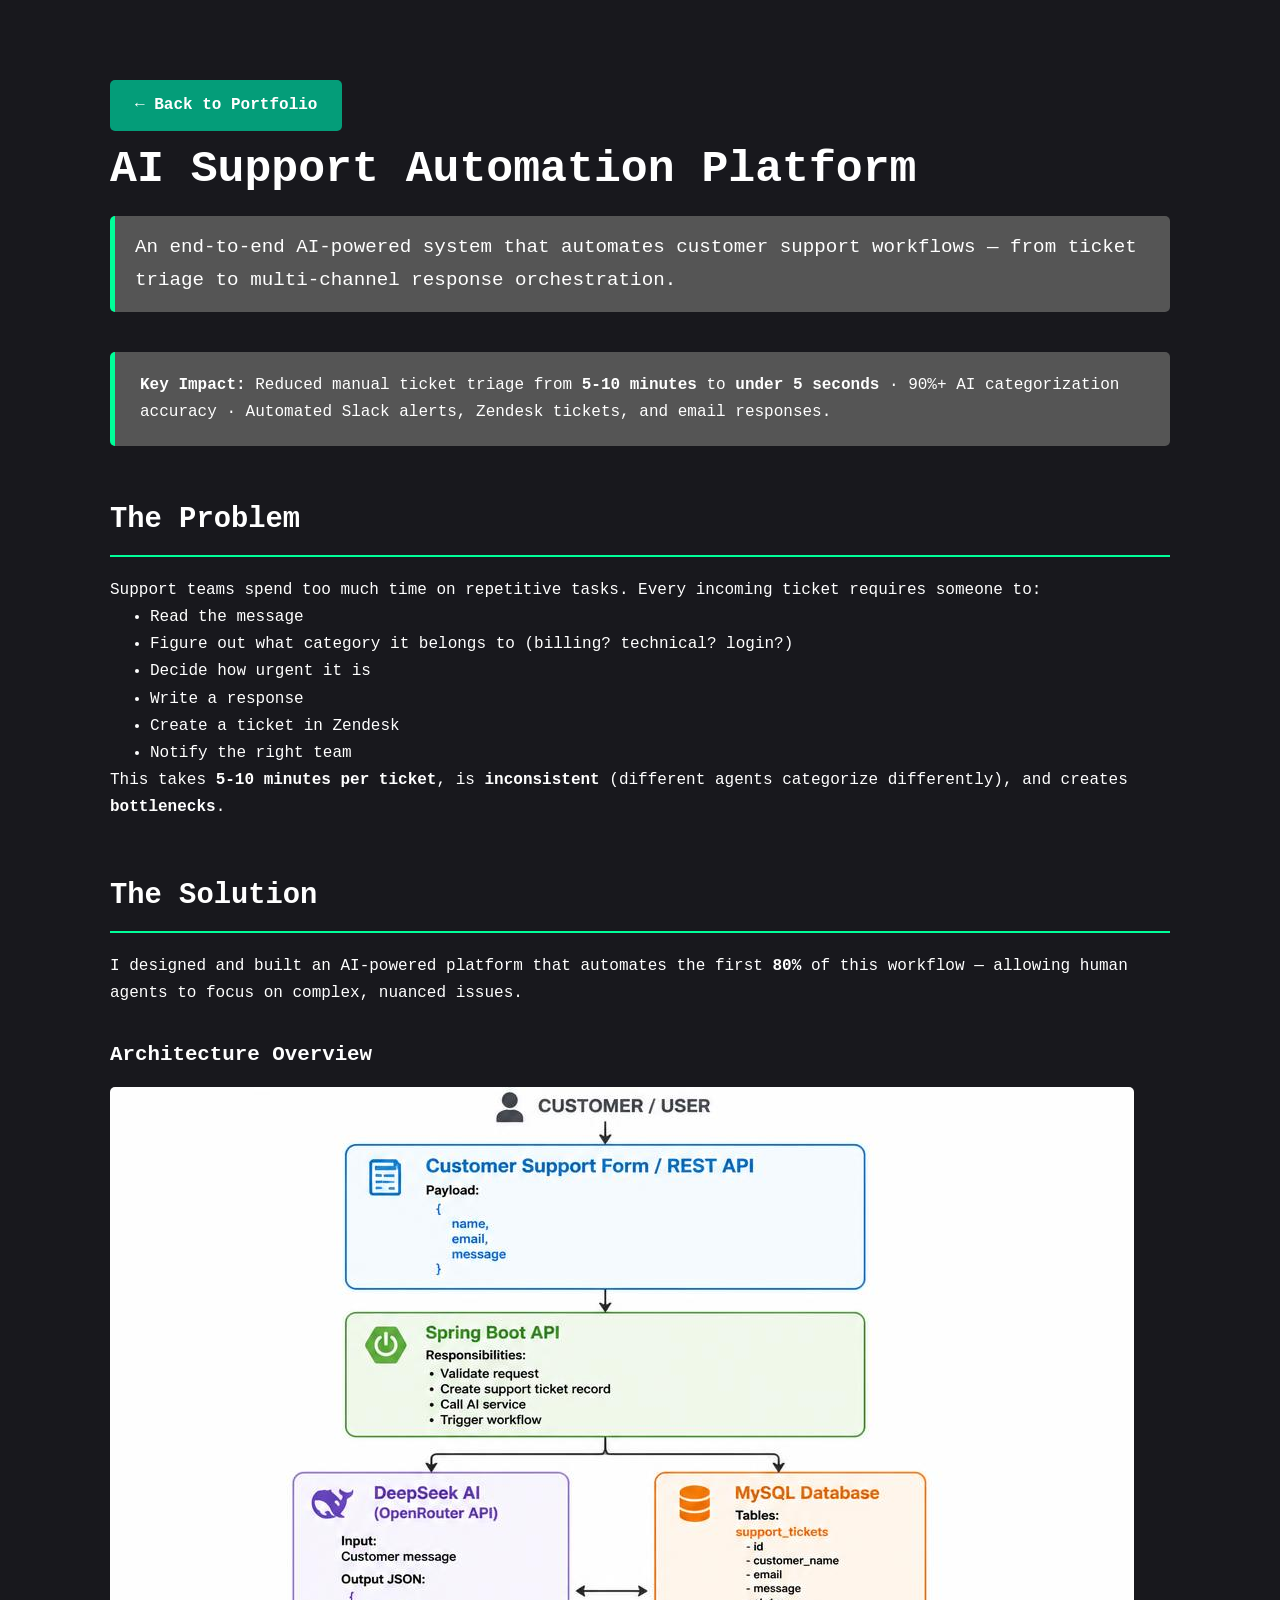
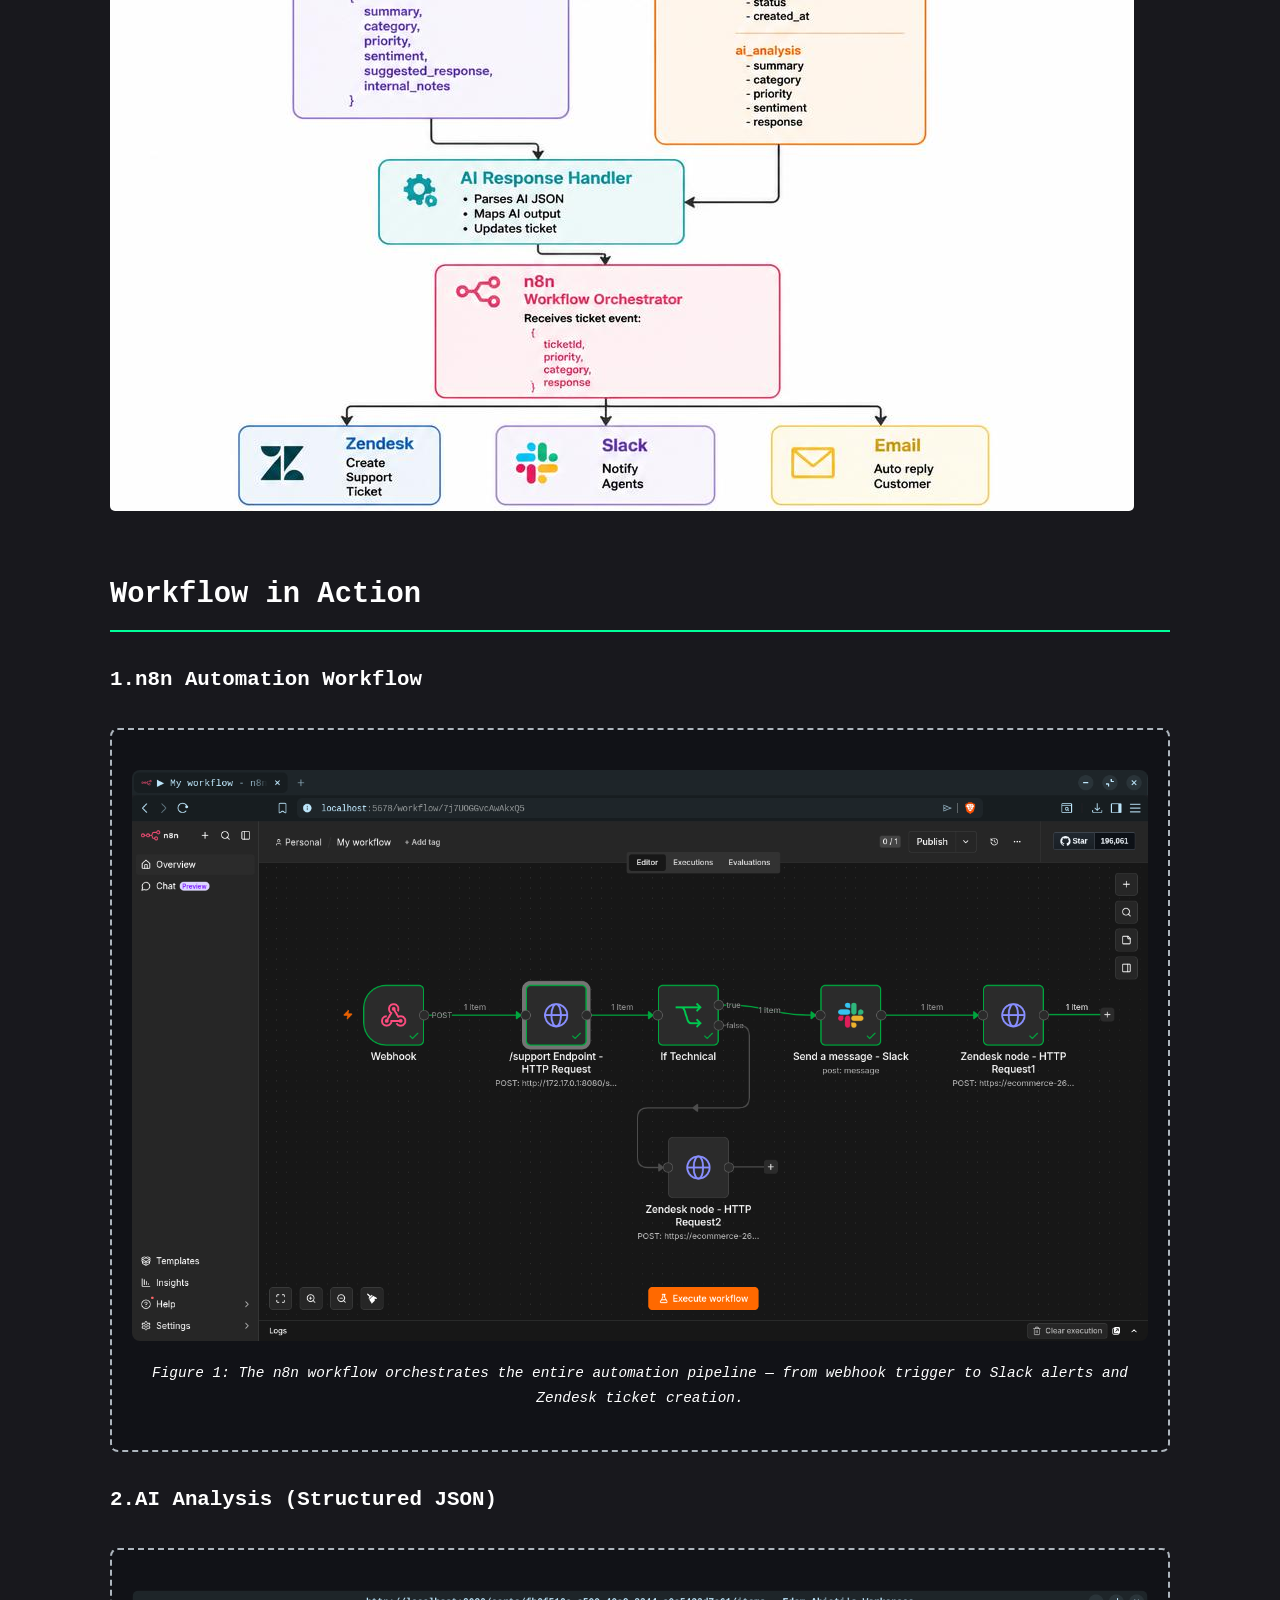
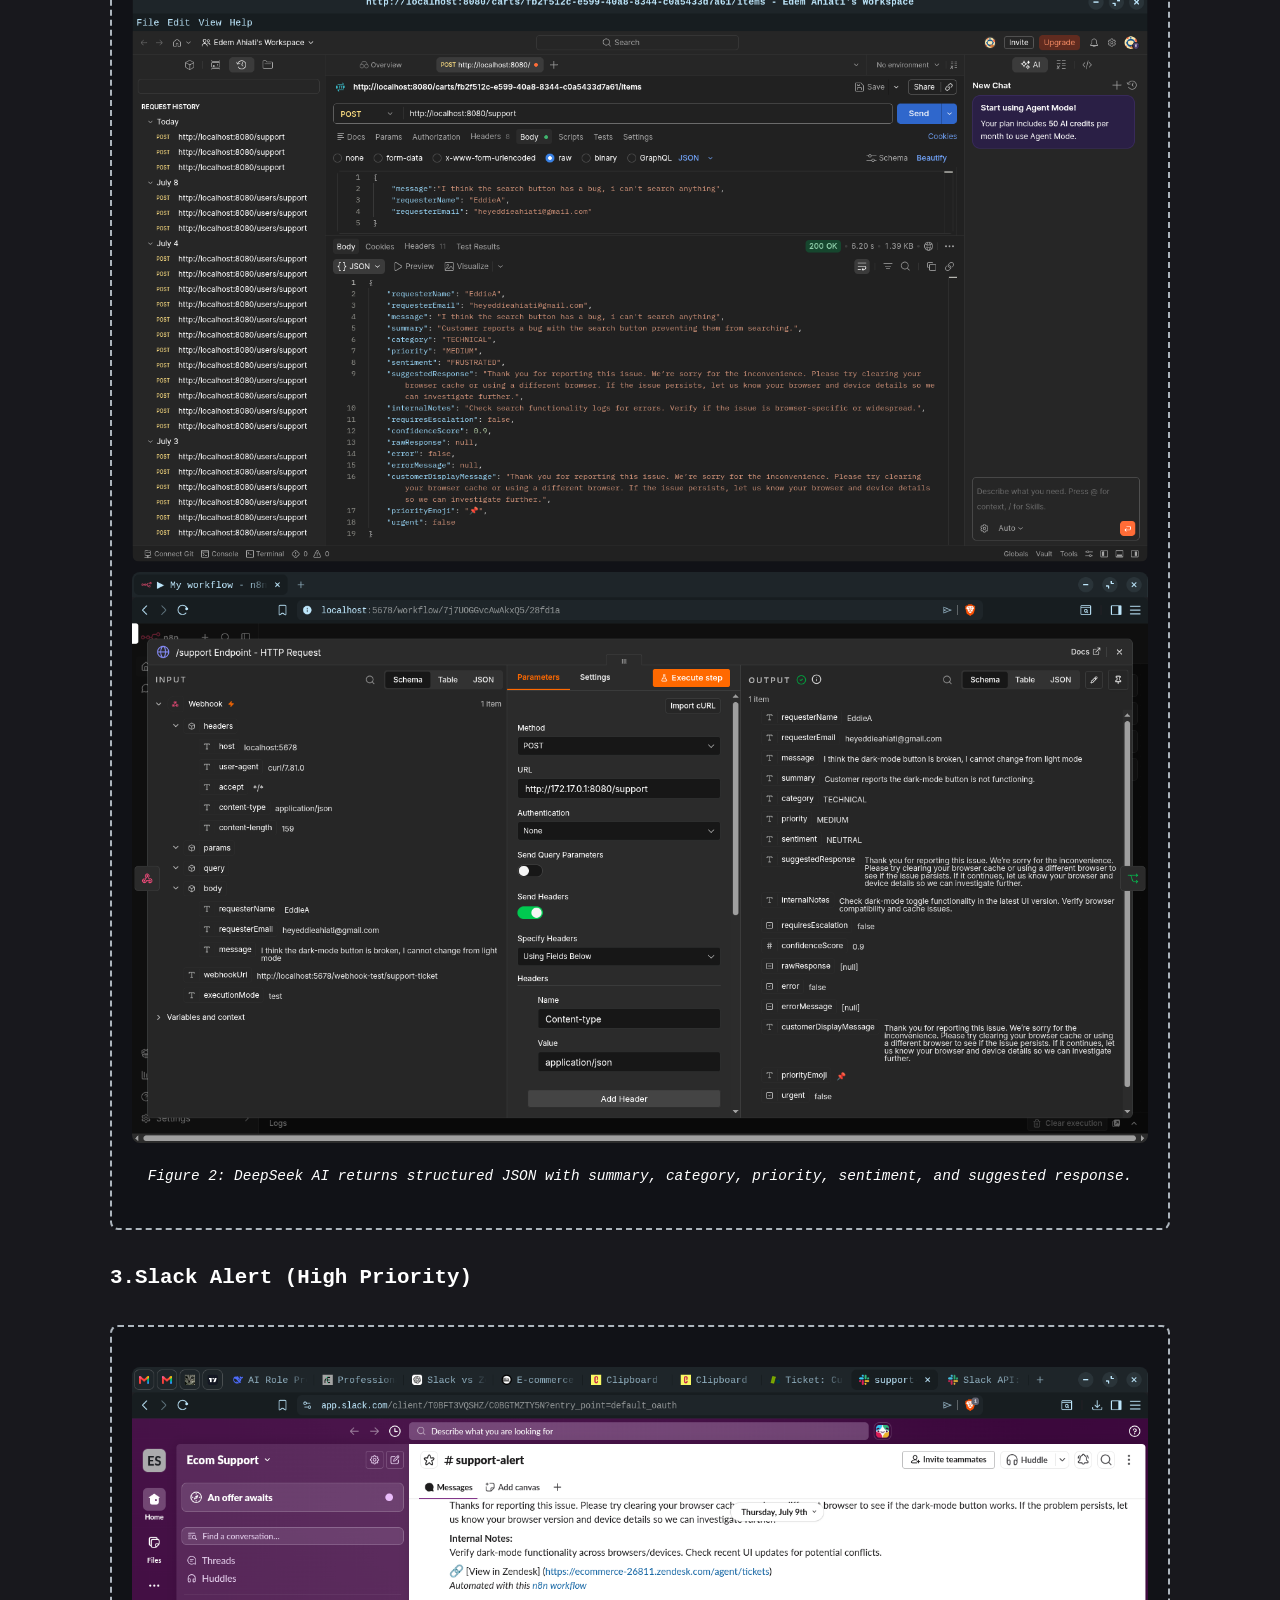
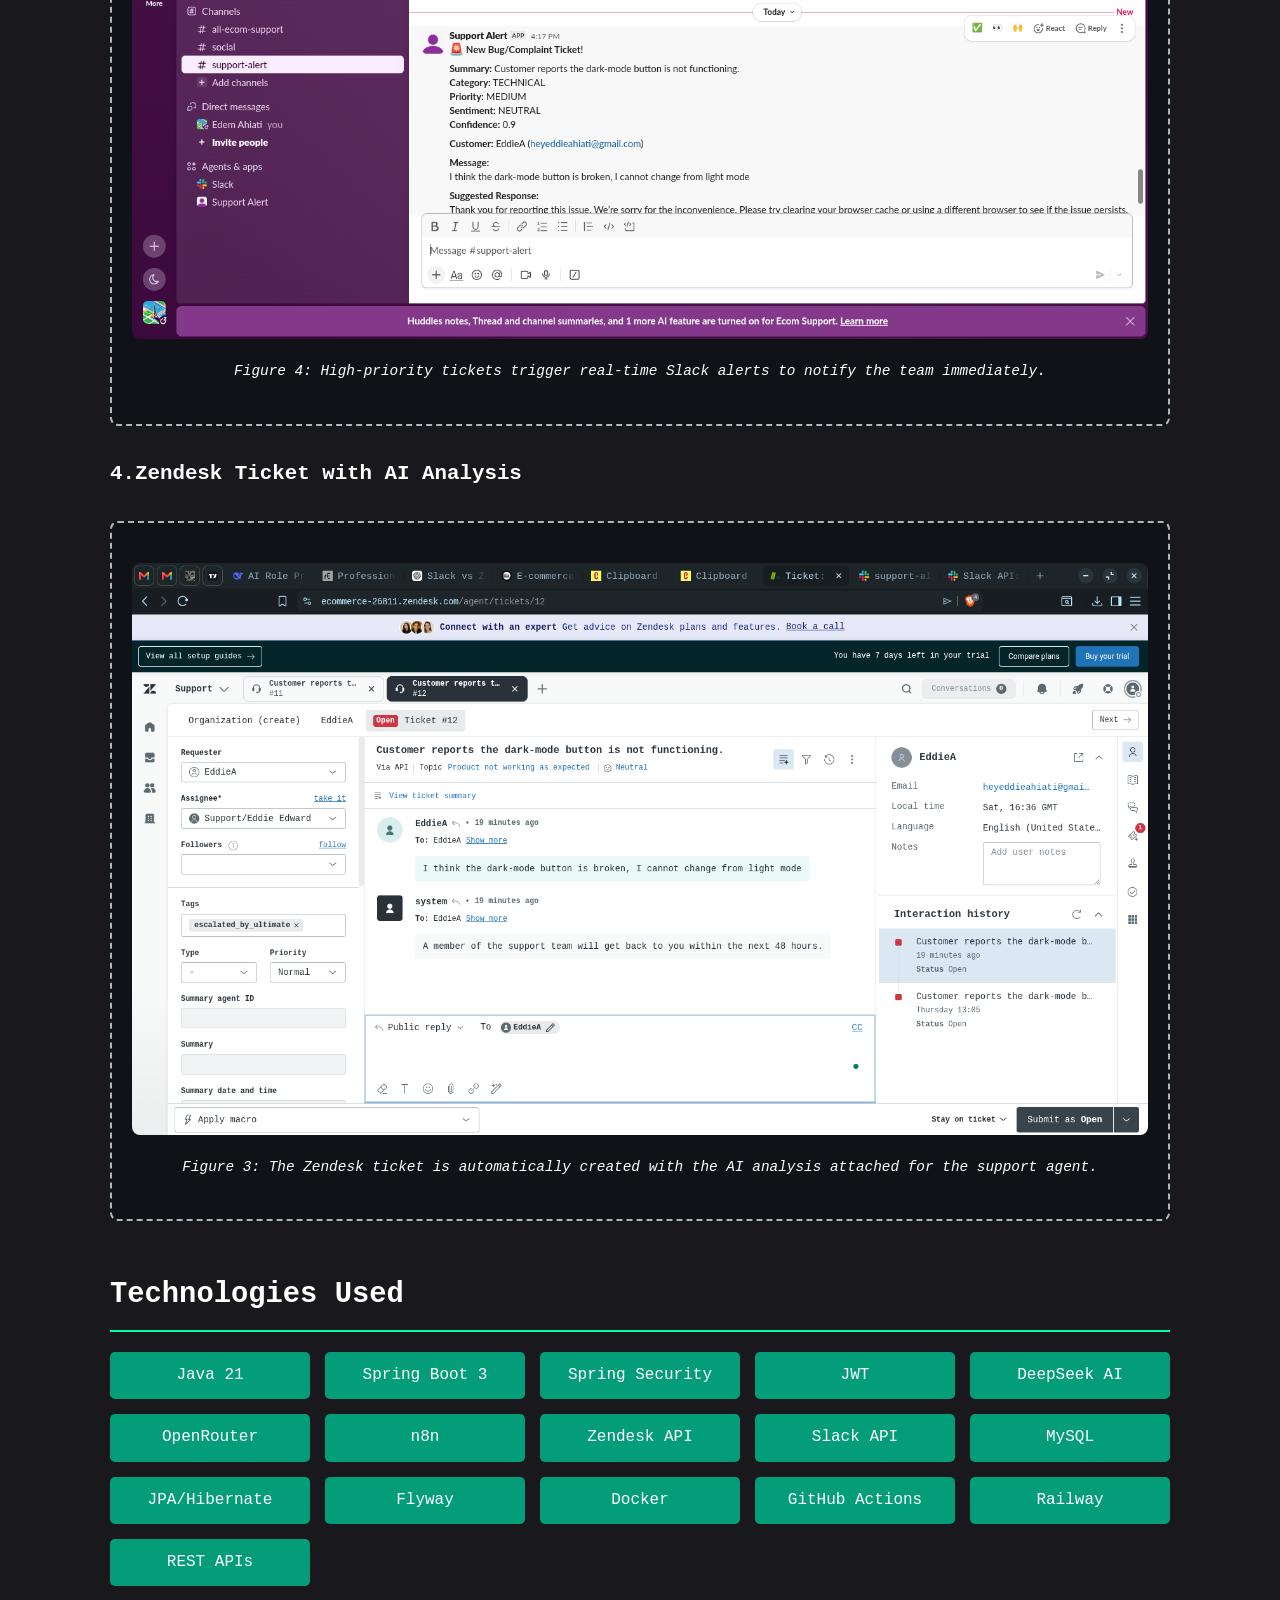
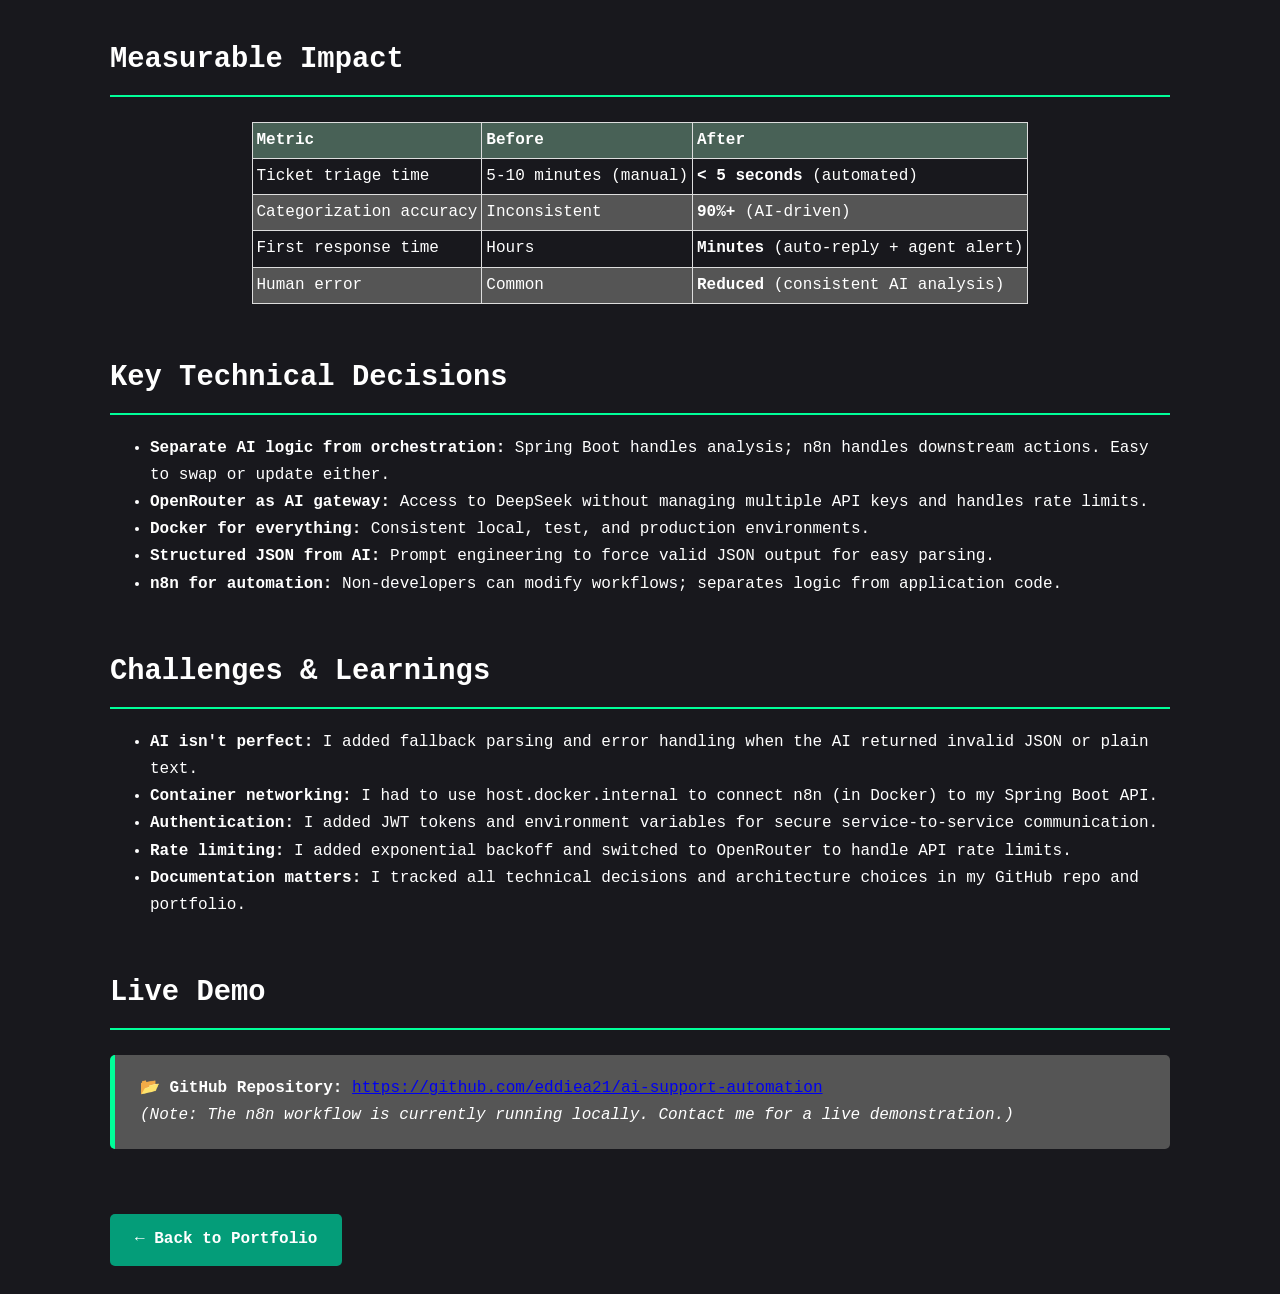
<file: case-study.html>
<!DOCTYPE html>
<html lang="en">
<head>
    <meta charset="UTF-8">
    <meta name="viewport" content="width=device-width, initial-scale=1.0">
    <title>AI Support Automation Platform | Eddie Ahiati</title>
    <link rel="stylesheet" href="style.css">
    <style>
        /* --- Case Study Specific Styles --- */
        .case-study-container {
            max-width: 1100px;
            margin: 0 auto;
            padding: 40px 20px;
            font-family: 'Segoe UI', Tahoma, Geneva, Verdana, sans-serif;
            line-height: 1.7;
            color: #ffffff;
        }

        .case-study-container h1 {
            font-size: 2.8rem;
            margin-bottom: 0.2em;
            color: #ffffff;
        }

        .case-study-container .subtitle {
            font-size: 1.2rem;
            color: #ffffff;
            border-radius: 5px;
            border-left: 5px solid rgba(0, 255, 153);
            padding-left: 20px;
            margin-bottom: 40px;
            background: #555;
            padding: 15px 20px;
        }

        .case-study-container h2 {
            font-size: 1.8rem;
            margin-top: 50px;
            margin-bottom: 20px;
            color: #ffffff;
            border-bottom: 2px solid rgba(0, 255, 153);
            padding-bottom: 10px;
        }

        .case-study-container h3 {
            font-size: 1.3rem;
            margin-top: 30px;
            margin-bottom: 15px;
            color: #ffffff;
        }

        .case-study-container .highlight-box {
            background: #555;
            border-left: 5px solid rgba(0, 255, 153);
            padding: 20px 25px;
            margin: 25px 0;
            border-radius: 5px;
        }

        .case-study-container .tech-grid {
            display: grid;
            grid-template-columns: repeat(auto-fit, minmax(200px, 1fr));
            gap: 15px;
            margin: 20px 0;
        }

        .case-study-container .tech-item {
            background: #049d79;
            padding: 10px 15px;
            border-radius: 5px;
            font-weight: 500;
            text-align: center;
        }

        .screenshot-placeholder {
            background: #090c1071;
            border: 2px dashed #adb5bd;
            border-radius: 8px;
            padding: 40px 20px;
            text-align: center;
            margin: 30px 0;
            color: #6c757d;
            font-style: italic;
        }

        .screenshot-placeholder img {
            max-width: 100%;
            border-radius: 8px;
        }

        .screenshot-placeholder .caption {
            margin-top: 10px;
            font-size: 0.9rem;
            color: #ffffff;
        }

        .impact-table {
            max-width: 100%;
            border-collapse: collapse;
            margin: 25px auto;
        }

        .impact-table th,
        .impact-table td {
            border: 1px solid #ddd;
            padding: 4px 4px;
            text-align: left;
        }

        .impact-table th {
            background: #486156;
            color: #ffffff;
        }

        .impact-table tr:nth-child(even) {
            background: #555;
        }

        .back-link {
            display: inline-block;
            margin-top: 40px;
            padding: 12px 25px;
            background: #049d79;
            color: #ffffff;
            text-decoration: none;
            border-radius: 5px;
            font-weight: 600;
            transition: background 0.3s;
        }

        .back-link:hover {
            background: rgba(0, 255, 153);
        }

        .architecture-diagram img{
            border-radius: 5px;
            max-width: 100%;
        }

        /* Responsive */
        @media (max-width: 768px) {
            .case-study-container h1 {
                font-size: 2rem;
            }
            .case-study-container h2 {
                font-size: 1.5rem;
            }
            .tech-grid {
                grid-template-columns: repeat(auto-fit, minmax(150px, 1fr));
            }
        }
    </style>
</head>
<body>
    <!-- Include your portfolio's navigation/header here -->
    <header>
        <!-- Copy your existing header/nav code -->
        <nav>
            <!-- Your navigation links -->
        </nav>
    </header>

    <div class="case-study-container">
        <!-- Back Link -->
        <a href="index.html" class="back-link">← Back to Portfolio</a>

        <!-- Title Section -->
        <h1>AI Support Automation Platform</h1>
        <div class="subtitle">
            An end-to-end AI-powered system that automates customer support workflows — from ticket triage to multi-channel response orchestration.
        </div>

        <!-- Quick Stats -->
        <div class="highlight-box">
            <strong>Key Impact:</strong> Reduced manual ticket triage from <strong>5-10 minutes</strong> to <strong>under 5 seconds</strong> · 
            90%+ AI categorization accuracy · Automated Slack alerts, Zendesk tickets, and email responses.
        </div>

        <!-- ============================================ -->
        <!-- SECTION 1: THE PROBLEM                       -->
        <!-- ============================================ -->
        <h2>The Problem</h2>
        <p>
            Support teams spend too much time on repetitive tasks. Every incoming ticket requires someone to:
        </p>
        <ul>
            <li>Read the message</li>
            <li>Figure out what category it belongs to (billing? technical? login?)</li>
            <li>Decide how urgent it is</li>
            <li>Write a response</li>
            <li>Create a ticket in Zendesk</li>
            <li>Notify the right team</li>
        </ul>
        <p>
            This takes <strong>5-10 minutes per ticket</strong>, is <strong>inconsistent</strong> (different agents categorize differently), and creates <strong>bottlenecks</strong>.
        </p>

        <!-- ============================================ -->
        <!-- SECTION 2: THE SOLUTION                      -->
        <!-- ============================================ -->
        <h2>The Solution</h2>
        <p>
            I designed and built an AI-powered platform that automates the first <strong>80%</strong> of this workflow — allowing human agents to focus on complex, nuanced issues.
        </p>

        <h3>Architecture Overview</h3>
        <div class="architecture-diagram">
            <img src="images/arch.jpg" alt="architecture-diagram">
        </div>

        <!-- ============================================ -->
        <!-- SECTION 3: SCREENSHOTS (PLACEHOLDERS)        -->
        <!-- ============================================ -->
        <h2>Workflow in Action</h2>
        <!-- Screenshot 1: n8n Workflow -->
        <h3>1.n8n Automation Workflow</h3>
        <div class="screenshot-placeholder">
            <!-- REPLACE src WITH YOUR n8n WORKFLOW SCREENSHOT -->
            <img src="images/n8n-workflow.png" alt="n8n workflow showing webhook, HTTP request to Spring Boot, conditional logic, Slack, and Zendesk nodes">
            <div class="caption">Figure 1: The n8n workflow orchestrates the entire automation pipeline — from webhook trigger to Slack alerts and Zendesk ticket creation.</div>
        </div>

        <!-- Screenshot 2: AI JSON Response -->
        <h3>2.AI Analysis (Structured JSON)</h3>
        <div class="screenshot-placeholder">
            <!-- REPLACE src WITH YOUR AI JSON RESPONSE SCREENSHOT -->
            <img src="images/ai-json-response.png" alt="JSON response from DeepSeek AI showing summary, category, priority, sentiment, suggested response">
            <img src="images/n8n-ai-response.png" alt="JSON response from DeepSeek AI showing summary, category, priority, sentiment, suggested response">
            <div class="caption">Figure 2: DeepSeek AI returns structured JSON with summary, category, priority, sentiment, and suggested response.</div>
        </div>

        <!-- Screenshot 4: Slack Alert -->
        <h3>3.Slack Alert (High Priority)</h3>
        <div class="screenshot-placeholder">
            <!-- REPLACE src WITH YOUR SLACK ALERT SCREENSHOT -->
            <img src="images/slack-alert.png" alt="Slack notification showing high priority ticket alert">
            <div class="caption">Figure 4: High-priority tickets trigger real-time Slack alerts to notify the team immediately.</div>
        </div>

        <!-- Screenshot 3: Zendesk Ticket -->
        <h3>4.Zendesk Ticket with AI Analysis</h3>
        <div class="screenshot-placeholder">
            <!-- REPLACE src WITH YOUR ZENDESK TICKET SCREENSHOT -->
            <img src="images/zendesk-ticket.png" alt="Zendesk ticket showing AI analysis in the ticket body">
            <div class="caption">Figure 3: The Zendesk ticket is automatically created with the AI analysis attached for the support agent.</div>
        </div>

        <!-- ============================================ -->
        <!-- SECTION 4: TECHNOLOGIES                      -->
        <!-- ============================================ -->
        <h2>Technologies Used</h2>
        <div class="tech-grid">
            <div class="tech-item">Java 21</div>
            <div class="tech-item">Spring Boot 3</div>
            <div class="tech-item">Spring Security</div>
            <div class="tech-item">JWT</div>
            <div class="tech-item">DeepSeek AI</div>
            <div class="tech-item">OpenRouter</div>
            <div class="tech-item">n8n</div>
            <div class="tech-item">Zendesk API</div>
            <div class="tech-item">Slack API</div>
            <div class="tech-item">MySQL</div>
            <div class="tech-item">JPA/Hibernate</div>
            <div class="tech-item">Flyway</div>
            <div class="tech-item">Docker</div>
            <div class="tech-item">GitHub Actions</div>
            <div class="tech-item">Railway</div>
            <div class="tech-item">REST APIs</div>
        </div>

        <!-- ============================================ -->
        <!-- SECTION 5: IMPACT                            -->
        <!-- ============================================ -->
        <h2>Measurable Impact</h2>
        <table class="impact-table">
            <thead>
                <tr>
                    <th>Metric</th>
                    <th>Before</th>
                    <th>After</th>
                </tr>
            </thead>
            <tbody>
                <tr>
                    <td>Ticket triage time</td>
                    <td>5-10 minutes (manual)</td>
                    <td><strong>&lt; 5 seconds</strong> (automated)</td>
                </tr>
                <tr>
                    <td>Categorization accuracy</td>
                    <td>Inconsistent</td>
                    <td><strong>90%+</strong> (AI-driven)</td>
                </tr>
                <tr>
                    <td>First response time</td>
                    <td>Hours</td>
                    <td><strong>Minutes</strong> (auto-reply + agent alert)</td>
                </tr>
                <tr>
                    <td>Human error</td>
                    <td>Common</td>
                    <td><strong>Reduced</strong> (consistent AI analysis)</td>
                </tr>
            </tbody>
        </table>

        <!-- ============================================ -->
        <!-- SECTION 6: KEY DECISIONS                     -->
        <!-- ============================================ -->
        <h2>Key Technical Decisions</h2>
        <ul>
            <li><strong>Separate AI logic from orchestration:</strong> Spring Boot handles analysis; n8n handles downstream actions. Easy to swap or update either.</li>
            <li><strong>OpenRouter as AI gateway:</strong> Access to DeepSeek without managing multiple API keys and handles rate limits.</li>
            <li><strong>Docker for everything:</strong> Consistent local, test, and production environments.</li>
            <li><strong>Structured JSON from AI:</strong> Prompt engineering to force valid JSON output for easy parsing.</li>
            <li><strong>n8n for automation:</strong> Non-developers can modify workflows; separates logic from application code.</li>
        </ul>

        <!-- ============================================ -->
        <!-- SECTION 7: CHALLENGES & LEARNINGS            -->
        <!-- ============================================ -->
        <h2>Challenges & Learnings</h2>
        <ul>
            <li><strong>AI isn't perfect:</strong> I added fallback parsing and error handling when the AI returned invalid JSON or plain text.</li>
            <li><strong>Container networking:</strong> I had to use <code>host.docker.internal</code> to connect n8n (in Docker) to my Spring Boot API.</li>
            <li><strong>Authentication:</strong> I added JWT tokens and environment variables for secure service-to-service communication.</li>
            <li><strong>Rate limiting:</strong> I added exponential backoff and switched to OpenRouter to handle API rate limits.</li>
            <li><strong>Documentation matters:</strong> I tracked all technical decisions and architecture choices in my GitHub repo and portfolio.</li>
        </ul>

        <!-- ============================================ -->
        <!-- SECTION 8: LIVE DEMO                         -->
        <!-- ============================================ -->
        <h2>Live Demo</h2>
        <div class="highlight-box">
            <p><strong>📂 GitHub Repository:</strong> 
                <a href="https://github.com/EddieA21/E-commerce-store" target="_blank">
                    https://github.com/eddiea21/ai-support-automation
                </a>
            </p>
            <p><em>(Note: The n8n workflow is currently running locally. Contact me for a live demonstration.)</em></p>
        </div>

        <!-- Back Link -->
        <a href="index.html" class="back-link">← Back to Portfolio</a>
    </div>

    <!-- Include your portfolio's footer here -->
    <footer>
        <!-- Your existing footer code -->
    </footer>
</body>
</html>
</file>
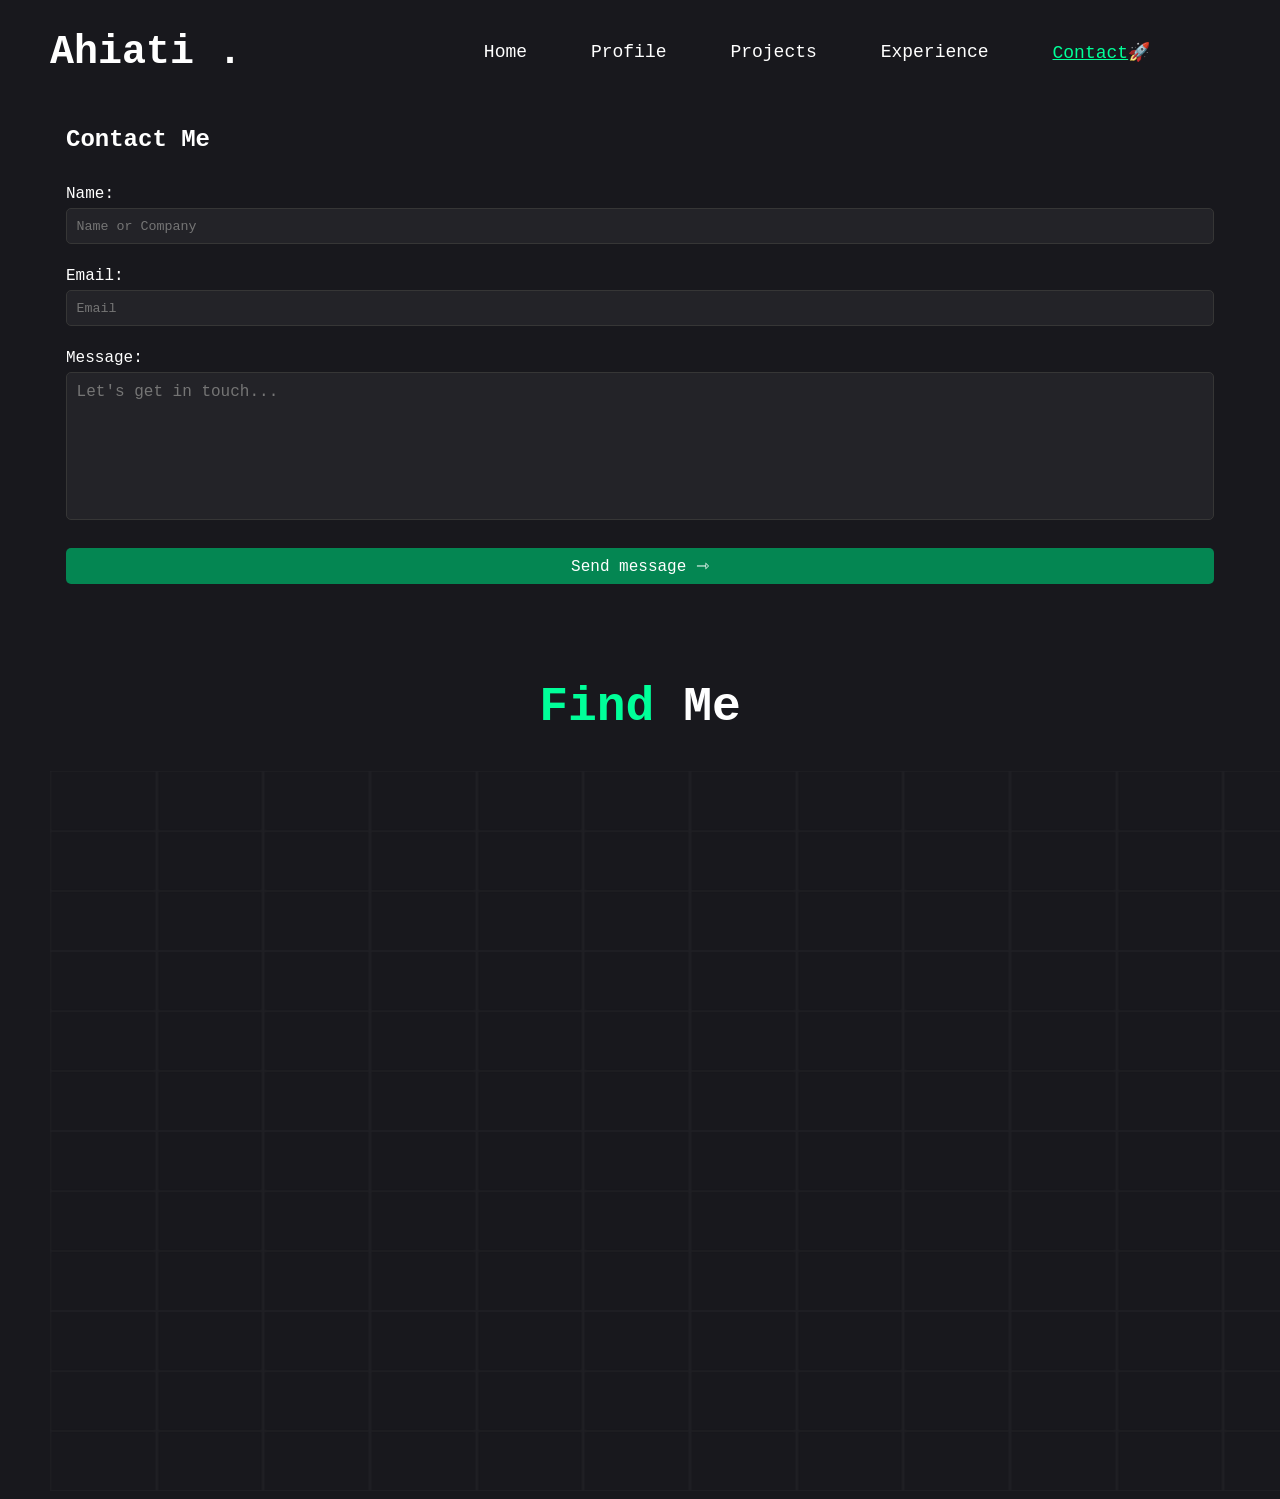
<file: contact.html>
<!DOCTYPE html>
<html lang="en">
<head>
    <meta charset="UTF-8">
    <meta name="viewport" content="width=device-width, initial-scale=1.0">
    <title>Contact | Edem Ahiati</title>
    <link rel="stylesheet" href="style.css">
</head>
<body class="body_change">
    <!-- Loading Screen -->
    <div id="loading-screen">
        <div class="loader">
            <div class="loader-inner"></div>
            <div class="loader-inner"></div>
        </div>
        <div class="loader-text">Loading Portfolio...</div>
        <div class="progress-bar">
            <div class="progress" id="progress"></div>
        </div>
    </div>
    <nav class="nav_bar">
            <h1 class="myName">Ahiati .</h1>
            <div class="navtop">
                <ul class="nav_lists">
                    <li>
                        <a href="#" onclick="history.back(); return false;">Home</a>
                    </li>
                    <li>
                        <a href="#profile" onclick="history.back(); return false;">Profile</a>
                    </li>
                    <li>
                        <a href="#projects" onclick="history.back(); return false;">Projects</a>
                    </li>
                    <li>
                        <a href="#experience" onclick="history.back(); return false;">Experience</a>
                    </li>
                    <li>
                        <a href="contact.html" class="home_nav">Contact</a>🚀
                    </li>
                </ul>
            </div>
            <div class="reverse">
                <a href="#home" onclick="history.back(); return false;" class="home_nav reverse_arrow">⤶</a>
            </div>
    </nav>
    <h2 id="contact_me">Contact Me</h2>
    <form action="https://formspree.io/f/xandnnje" method="POST">
        <label for="userDetails">Name: <input type="text" name="name" id="userDetails" placeholder="Name or Company" minlength="4" required></label> 
        <label for="userDetails2">Email: <input type="email" name="email" placeholder="Email" id="userDetails2" required></label>
        <label for="usermsg">Message: <textarea id="usermsg" name="message" placeholder="Let's get in touch..." rows="7" cols="25" required></textarea></label>  
        <button class="send_message" type="submit">Send message ⇾</button>
    </form>
    <div class="grid_stretch">
            <img src="images/grid1.png" class="svg_grid1">
    </div>
    <h3 class="education_title"><span class="solo_color">Find</span> Me</h3>
    <div class="map-container">
        <iframe src="https://www.google.com/maps/embed?pb=!1m18!1m12!1m3!1d6303.888188203633!2d-0.3945140304639899!3d5.537243615033224!2m3!1f0!2f0!3f0!3m2!1i1024!2i768!4f13.1!3m3!1m2!1s0xfdfbbb04dd1ea05%3A0xa80a9e913f869094!2sTreasureland%20School!5e0!3m2!1sen!2sgh!4v1756318447136!5m2!1sen!2sgh" width="800" height="500" style="border:0;" allowfullscreen="" loading="lazy" referrerpolicy="no-referrer-when-downgrade"></iframe>
    </div>
    <script src="main.js"></script>
</body>
</html>
</file>
<file: style.css>
* {
    margin: 0;
    box-sizing: border-box;
    font-family: "JetBrains Mono", monospace, -apple-system, BlinkMacSystemFont, 'Segoe UI', Roboto, Oxygen, Ubuntu, Cantarell, 'Open Sans', 'Helvetica Neue', sans-serif;
}

html{
    scroll-behavior: smooth;
}
.animate__animated.animate__pulse {
  --animate-duration: 1.5s;
  --animate-delay: 4s
}
body {
    background-color: #18181d;
    color: #ffffff;
    min-height: 100vh;
    overflow-x: hidden;
}

.grid_stretch{
    position: relative;

}
/* Made the grid come before portfolio content */
.svg_grid1{
    position: absolute;
    z-index: -1;
    height: 80vh;
    opacity: 0.1;
    width: 100vw;
    margin-top: 5.7rem;
}

/* Loading Screen */
#loading-screen {
    position: fixed;
    top: 0;
    left: 0;
    width: 100%;
    height: 100%;
    background: linear-gradient(135deg, #0f172a 0%, #1e293b 100%);
    display: flex;
    flex-direction: column;
    justify-content: center;
    align-items: center;
    z-index: 1000;
    transition: opacity 0.5s ease-out;
}

.nameIntro, .nameIntro1{
    line-height: 2.5rem;
    font-size: 2.6rem;
    word-spacing: -8px;
    font-weight: 800;
}

.loader {
    width: 80px;
    height: 80px;
    position: relative;
}

.loader-inner {
    position: absolute;
    border: 4px solid transparent;
    border-top: 4px solid rgba(0, 255, 153);
    border-radius: 50%;
    width: 100%;
    height: 100%;
    animation: spin 1.5s linear infinite;
}

.loader-inner:nth-child(2) {
    border: 4px solid transparent;
    border-bottom: 4px solid rgb(136, 241, 199);
    animation: spin-reverse 1s linear infinite;
}

.loader-text {
    margin-top: 20px;
    font-size: 1.5rem;
    color: rgba(0, 255, 153);
    text-align: center;
}

.progress-bar {
    width: 200px;
    height: 4px;
    background: #334155;
    border-radius: 2px;
    margin-top: 20px;
    overflow: hidden;
}

.progress {
    height: 100%;
    width: 0%;
    background: linear-gradient(90deg, rgb(58, 245, 170), rgba(0, 255, 153));
    border-radius: 2px;
    transition: width 3s linear;
}

/* Portfolio Content */
#portfolio-content {
    opacity: 1;
    padding: 20px;
    max-width: 1220px;
    margin: 0 auto;
    transition: filter 0.3s ease;
}
/* #portfolio-content:not(.svg_grid1) {
    opacity: -1;

    max-width: 100%;
    margin: 0;
    transition: filter 0.3s ease;
} */

.body_change{
    opacity: 1;
    padding: 20px;
    max-width: 1220px;
    margin: 0 auto;
    overflow-x: hidden;
    transition: filter 0.3s ease;
}
 .side_menu {
    position: fixed;
    top: 0;
    right: 0;
    width: 45vw;
    height: 100%;
    background-color: #29292e;
    z-index: 1000;
    display: flex;
    flex-direction: column;
    padding-top: 4rem;
    align-items: center;
    line-height: 4rem;
    transform: translateX(100%);
    transition: transform 0.4s ease-in-out;
}
.cross{
    position: absolute;
    top: 35px;
    right: 25px;
    width: 35px;
    height: 35px;
    border: 0;
    border-radius: 5px;
    font-size: 25px;
    cursor: pointer;
    background-color: rgba(0, 255, 153);
}

.home_nav{
    color: rgba(0, 255, 153);
    font-size: large;
}
.nav_lists a:not(.home_nav){
    color: #ffffff;
    text-decoration: none;
}
.navside_lists a:not(.home_nav){
    color: #ffffff;
    text-decoration: none;
}
.navside_lists a:not(.home_nav):hover{
    color: rgba(0, 255, 153);
}

.nav_lists a:not(.home_nav):hover{
    color: rgba(0, 255, 153);
}

.reverse{
    background: transparent;
    border: 1px solid rgba(0, 255, 153);
    padding: .5rem;
    display: flex;
    justify-content: center;
    align-items: center;
    width: 2.5rem;
    height: 2.5rem;
    cursor: pointer;
    border-radius: 6px;
    animation-name: reverseArrow;
    animation-duration: 0.5s;
    animation-delay: 2.2s;
}

@keyframes reverseArrow{
    from{
        transform: rotate(90deg);
    }
    to{
        transform: rotate(0);
    }
}

.reverse_arrow{
    font-weight: 600;
    font-size: 1.5rem;
}

.navside_lists{
    list-style: none;
    display: flex;
    flex-direction: column;
    justify-content: flex-start;
    /* align-items: center; */
    margin: 0;
    padding: 0;
    width: 100%;
    font-size: large;
}

.nav_lists{
    list-style: none;
    display: flex;
    justify-content: space-evenly;
    align-items: center;
    padding: 1rem;
    width: 100%;
    font-size: large;
}

.side_menu.active {
    transform: translateX(0);
}

.nav_bar {
    display: flex;
    justify-content: space-between;
    padding-bottom: 15px;
    padding-top: 5px;
    margin-bottom: 1rem;
    align-items: center;
}

.myName {
    font-size: 2.5rem;
    color: #ffffff;
}

.nameIntro1{
    color: rgba(0, 255, 153);
    margin-bottom: 1.5rem;
    
}

.collapsible {
    width: 30px;
    height: 30px;
    cursor: pointer;
    border-radius: 5px;
    border: 1px solid rgb(2, 248, 150);
    background-color:  rgba(0, 255, 153);
    
}

.profile {
    display: flex;
    flex-direction: column;
    justify-content: center;
    align-items: center;
    margin-bottom: 6rem;
    text-align: center;
}

.profile img {
    width: 250px;
    border-radius: 50%;
    object-fit: cover;

    filter: grayscale(15%);
    border: 2px solid rgba(0, 255, 153);
}

.border-animation{
    position: absolute;
    top: 0;
    left: 0;
    width: 100%;
    height: 100%;
    animation: rotate 15s linear infinite;
    z-index: 1;
}

.grid_right{
    position: relative;
    padding: 1rem;
}

.intro_text{
    line-height: 1.8rem;
    margin-top: 2rem;
}

@keyframes rotate {
    from{
        transform: rotate(0);
    }
    to{
        transform: rotate(360deg);
    }
}
.status {
    color: #f8fafc;
    font-size: 1.2rem;
    margin-bottom: 10px;
    position: absolute;
    top: -3rem;
}

.nameIntro {
    padding-top: 1.5rem;
    margin-bottom: 10px;
    color: #f8fafc;

}

.profile p {
    color: #f8fafc;
    margin-bottom: 20px;
    max-width: 600px;
}

.profile a[download] {
    display: inline-block;
    padding: 12px 25px;
    background-color: rgb(47, 201, 139);
    color: white;
    text-decoration: none;
    border-radius: 30px;
    font-weight: 800;
    margin-bottom: 25px;
    animation-name: upDown;
    animation-duration: 4s;
    animation-iteration-count: infinite;
    animation-timing-function: ease-in-out;
    transition:  .6s ease;
}

@keyframes upDown{
    50%{
        transform: translateY(-6px);
    }
   
}

.profile a[download]:hover {
    background: rgba(0, 255, 153);
}

.socials {
    display: flex;
    justify-content: center;
    gap: 20px;
    margin-top: 0.7rem;
    width: auto;
}

.socials_footer{
    display: flex;
    gap: 1rem;
    flex-shrink: 1;
}
.footer_items p{
    font-size: 1.3rem;
}

.socials_footer a{
    color: rgba(0, 255, 153);
    text-decoration: none;
    font-size: 1.4rem;
    transition: color 0.3s ease;
}
.move_up{
    color: rgba(0, 255, 153);
    text-decoration: none;
    font-size: 1.4rem;
    border: 1px solid;
    width: 1.8rem;
    border-radius: 5px;
    text-align: center;
}

.socials a {
    color: rgba(0, 255, 153);
    text-decoration: none;
    font-size: 1.5rem;
    transition: color 0.3s ease;
}

.socials a:hover {
    color: #f8fafc;
}

.education_title, .short_profile, .projects, .experience, .report {
    text-align: center;
    font-size: 3rem;
    font-weight: 800;
    margin: 40px 0 20px;
    color: #ffffff;
    opacity: 1;
}

.education {
    display: grid;
    grid-template-columns: repeat(auto-fit,minmax(280px,1fr));
    gap: 25px;
}

.education_stage {
    position: relative;
    overflow: hidden;

    background: rgba(255,255,255,0.04);
    border: 1px solid rgba(255,255,255,0.08);
    border-radius: 20px;

    backdrop-filter: blur(15px);

    transition:
        transform .4s ease,
        border-color .4s ease,
        box-shadow .4s ease;

    padding: 30px;
}

.education_stage::before {
    content: "";

    position: absolute;
    inset: 0;

    background:
        radial-gradient(
            500px circle at var(--x) var(--y),
            rgba(0,255,153,.18),
            transparent 40%
        );

    opacity: 0;
    transition: opacity .3s ease;
}

.education_stage:hover {
    transform: translateY(-10px);
    border-color: #00ff99;

    box-shadow:
        0 0 30px rgba(0,255,153,.2);
}

.education_stage:hover::before {
    opacity: 1;
}

.education_stage p {
    color: #cbd5e1;
    line-height: 1.6;
}

.profile_container {
    display: grid;
    grid-template-columns: repeat(auto-fit, minmax(300px, 1fr));
    gap: 1rem;
    margin-bottom: 5rem;
}

.container_box {
    border-radius: 12px;
    overflow: hidden;
    height: 200px;
}

.container_box img {
    width: 100%;
    height: 100%;
    object-fit: cover;
}

.projects_container {
    display: grid;
    grid-template-columns: repeat(auto-fit, minmax(450px, 1fr));
    gap: 20px;
    margin-bottom: 5rem;
}

form{
    display: flex;
    flex-direction: column;
    gap: 1rem;
    justify-content: center;
    padding: 1rem;
    margin-bottom: 5rem;
}


#userDetails, #userDetails2, #usermsg{
    width: 100%;
    background-color: rgba(192, 187, 187, 0.068);
    color: rgba(255, 255, 255, 0.685);
    border: 1px solid rgb(54, 54, 54);
    border-radius: 5px;
    margin-bottom: 7px;
    margin-top: 5px;
    outline: 0;
    transition: border-color 0.2s;
}

#userDetails:focus,
#userDetails2:focus,
#usermsg:focus{
    border-color: rgb(97, 95, 95);
}

#userDetails, #userDetails2{
    padding: .6rem;
}
#usermsg{
    font-size: 16px;
    padding: .6rem;
    resize: none;
    
}

.send_message{
    background-color: rgb(4, 134, 82);
    border: 0;
    border-radius: 5px;
    padding: .5rem;
    font-size: 1rem;
    color: #fff;
    cursor: pointer;
    transition: background-color 0.2s;
}
.send_message:hover{
    background-color: rgb(6, 160, 98);
}

#contact_me{
    padding: 1rem;
    text-align: left;
}

.no_dec {
    text-decoration: none;
}

.projects_box {
    position: relative;
    height: 25rem;
    border: 1px solid rgb(97, 95, 95);
    border-radius: 12px;
    overflow: hidden;
}

.projects_box img {
    width: 100%;
    transition: width 0.3s ease-in-out;
    cursor: pointer;
}

.projects_box img:hover {
    width: 105%;
}

.project_stack {
    padding-top: 0.5rem;
    padding-bottom: 0;
    font-size:x-large;
    width: 50%;
    display: inline;
}

.project_stack a {
    color: #ffffff;
}

.project_view{
    display: flex;
    justify-content:space-between;
}

.visit_link{
    font-weight: bold;
    color: #00ff99;
}

.project_overlay {
    position: absolute;
    height: 45%;
    bottom: 0;
    left: 0;
    right: 0;
    background: linear-gradient(transparent, rgba(0,0,0,0.8));
    padding: 20px;
    padding-bottom: 0.5rem;
    color: white;
    line-height: 1.5rem;
}

.map-container {
  width: 100%;
  height: 100%;
  margin-top: 20px;
  filter: grayscale(0) invert(1);
  display: flex;
  justify-content: center;
  margin-bottom: 1.5rem;
  animation-name: colorChange;
  animation-duration: 5s;
  animation-iteration-count: infinite;
  animation-timing-function: ease-in;
}

@keyframes colorChange{
    0%{
        filter: grayscale(0) invert(1);
    }
    25%{
        filter: grayscale(1) invert(1);
    } 
    50%{
        filter: grayscale(100%) invert(1);
    }
} 

iframe{
    border-radius: 2rem;
    padding: 1rem;
}

.projects_box img {
    width: 100%;
    height: 55%;
    object-fit: cover;
}

@media screen and (max-width:768px){
    .projects_box img{
        height: 40%;
    }
    .project_overlay{
        height: 60%;
    }
}

.experience_container {
    display: grid;
    grid-template-columns: repeat(auto-fit, minmax(450px, 1fr));
    gap: 35px;
    grid-auto-rows: 16rem;
    margin-top: 5rem;
    margin-bottom: 8.5rem;
}


.details{
    display: flex;
    justify-content: center;
    align-items: center;
    gap: 1rem;
    width: 100%;
}

.message, .email{
    text-align: center;
    padding: 1rem;
    width: 100%;
    font-size: large;
    font-weight:500;
    text-decoration: none;
    border-radius: 10px;
    border: none;
    color: #fff;

}

.email{
    background-color: rgb(1, 185, 112);
}

.message{
    background-color: #01c9c9;
}

.experience_box img {
    width: 100%;
    height: 100%;
    object-fit: cover;
    border-radius: 12px;
}

.footer_items{
    display: flex;
    justify-content: space-around;
    align-items: center;
    flex-wrap: nowrap;
    width: 100%;
    flex-shrink: 1;
    margin-top: 5rem;
    margin-bottom: 3rem;
}

.message a{
    text-decoration: none;
    color: white;
}

.know_me{
    text-align: center;
}

.known_text{
    font-size: 1.5rem;
}

.report {
    margin-top: 60px;
}

#portfolio-content > p {
    text-align: center;
    color: #cbd5e1;
    max-width: 800px;
    margin: 0 auto 40px;
    line-height: 1.6;

}

.timeline_container {
    display: flex;
    margin: 40px 0 80px;
    position: relative;
}

.timeline-line {
    position: relative;
    width: 2px;
    min-height: 600px;
    background: linear-gradient(180deg, #68728109, #334155, #737a8302);
    border-radius: 4px;
    overflow: hidden;
    margin-right: 40px;
    flex-shrink: 0;
}

.timeline-progress {
    position: absolute;
    top: 0;
    left: 0;
    width: 100%;
    height: 0%;
    background: linear-gradient(180deg, rgba(0, 73, 44, 0) 0%, rgb(6, 241, 147)97%, rgba(231, 231, 231, 0) 100%, rgba(231, 231, 231, 0));
    border-radius: 4px;
    transition: height 0.2s ease-out;
}

.tech_box{
    display: flex;
    height: 80%;
    flex-wrap: nowrap;
    justify-content: space-evenly;
    align-items: center;
}

.tech_stack{
    font-size: 1.1rem;
    color: #ffffff;
    font-weight: bold;
    opacity: 1;
    text-align: center;
    padding: 5px;
    transition: transform 0.2s ease;
    border: 1px solid rgb(54, 54, 54);
    border-radius: 5px;
    margin: 5px;
}

.stack_text{
    font-size: 1rem;
    text-align: center;
    margin-top: 1rem;
}

.solo_color{
    color: rgba(0, 255, 153);
}

.first_box, .second_box{
    display: flex;
    justify-content: center;
    align-items: center;
    width: 83%;
    gap: 2.5rem;
}

.inner_flex{
    padding: 2.5rem;
    display: flex;
    justify-content: center;
    align-items: center;
    width: 100%;
    z-index: -1;
    gap:1.5rem;
    background: rgb(22, 22, 29);
    border-radius: 2rem;
    border-top:  5.1px solid rgb(0, 118, 122);
    border-bottom: 0.1px solid  #018181d5;
    border-left: 0.1px solid palevioletred;
    
}

@media screen and (min-width:1024px){
    .inner_textbox{
        width: 100%;
        flex-grow: 1;
    }
    .first_box, .second_box{
        width: 100%;
    }
    
}
.inner_textbox{
    padding: .4rem;
    color: white;
    font-weight: 600;
}

.inner_text {
    padding-top: .2rem;
}

.svgicon{
    width: 5rem;
    border-radius: 1rem;

}
.main_flex{
    display: flex;
    flex-direction: column;
    justify-content: center;
    align-items: center;
    gap: 3rem;
    margin-bottom: 8rem;
    margin-top: 5rem;
    width: 100%;
    overflow: hidden;
    padding-right: .1rem;
}
@media screen and (max-width:960px){
    .first_box, .second_box{
        flex-direction: column;
        width: 100%;
    }
    .inner_flex{
        flex-direction: column;
        gap: 0;
        padding: 1rem;
    }
    .inner_textbox h3{
        display: inline;
    }
    .inner_textbox{
        padding: 1rem;
        padding-top: 0;
        padding-bottom: 0;        
    }
    .svgicon{
        align-self: flex-start;
        margin-bottom: .6rem;    
    }
}

.glass_text{
    color: #ffffff;
    font-weight: bold;
    opacity: 1;
    text-align: left;
    font-size: 1.1rem;
    backdrop-filter: blur(2px);
    position: absolute;
    bottom: 1rem;
    left: 1rem;
    transition: transform 0.2s ease;
}
.glass_text2{
    color: #ffffff;
    font-weight: bold;
    opacity: 1;
    text-align: left;
    font-size: 1.1rem;
    backdrop-filter: blur(2px);
    position: absolute;
    bottom: 1rem;
    left: 1rem;
    transition: transform 0.2s ease;
}
.glass_text1{
    color: #ffffff;
    font-weight: bold;
    opacity: 1;
    text-align: left;
    font-size: 1.1rem;
    position: absolute;
    bottom: 1.5rem;
    left: 1rem;
    transition: transform 0.2s ease;
}

.glass{
    height: 100%;
    position: relative;
}

.navtop{
    display: flex;
    justify-content: space-evenly;
    width: 70%;
}

.box1{
    background: url("images/rain1.jpg");
    background-size: cover;

   
}

.container_box:hover h2{
    transform: translateX(4px);
}

.box2{
    background: url("images/rain.jpg");
    background-size: cover;

}

.box3{
    background:rgb(22, 22, 29);
    border: 1px solid rgb(54, 54, 54);
}

.box4{
    background: linear-gradient(30deg, rgb(9, 212, 131), rgba(238, 130, 238, 0), rgb(168, 163, 168));
    
}

.box5{
    background: url("images/green3.png");
    background-attachment: fixed;
    background-size: cover;
    background-position: center;

}

.text_up{
    padding-bottom: 1.7rem;
}

.box6{
    background: url("images/rain2.png");
    border: 1px solid rgb(54, 54, 54);
}

.journey_container {
    margin-top: 3rem;
}

.bullet_position{
    position: relative;
}

.journey_box {
    margin-bottom: 10rem;
    display: flex;
    flex-direction:row-reverse;


    gap: 15px;
}

@media screen and (max-width:768px){
    .journey_box{
        flex-direction: column-reverse;
    }
}

.journeyImage_flex{
    display: flex;
    gap: 1rem;
    justify-content: center;
}

.journey_images {
    width: 47%;
    border-radius: 12px;
    object-fit: cover;
}

.journey_text {
    color: #cbd5e1;
    line-height: 1.6;
}

.date{
    font-size: 2.7rem;
}

.bullet{
    position: absolute;
    left: -3.8rem;
    top: 0;
    color: rgba(0, 255, 153);
    font-weight: 800;
    font-size: 2.5rem;
}

@media screen and (max-width:768px){
    .bullet{
        left: -3.4rem;
    }
}

/* Animations */
@keyframes spin {
    0% { transform: rotate(0deg); }
    100% { transform: rotate(360deg); }
}

@keyframes spin-reverse {
    0% { transform: rotate(0deg); }
    100% { transform: rotate(-360deg); }
}

/* Responsive Design */
@media (max-width: 768px) {
    .timeline_container {
        
        justify-content: space-between;
    }
    
    .navtop{
        display: none;
    }
    
    .profile_container,
    .projects_container,
    .experience_container {
        grid-template-columns: 1fr;
    }
    
   
    
}

@media screen and (width:768px){
    .navtop{
        display: block;
    }
}

@media screen and (min-width:768px){
    .collapsible{
        display: none;
    }
    .reverse{
        display: none;
    }
}

@media screen and (min-width:1024px){
    .profile{
        display: flex;
        flex-direction: row-reverse;
        justify-content: space-between;
        align-items: center;
        margin-top: 3rem;

    }
    .grid_right{
        align-self: center;
    }

    .grid_left{
        align-self: center;
        text-align: left;
        height: 27rem;
        position: relative;
    }
    .profile img{
        width: 30rem;
    }
    .nameIntro, .nameIntro1{
        font-size: 4.3rem;
        font-weight:800;
        line-height: 3.5rem;
        display: block;
    }

    .nameIntro1{
        margin-bottom: 1rem;
    }
    .intro_text{
        line-height: 1.8rem;
    }
    .profile_container{
        display: grid;
        grid-template-rows: repeat(4, 1fr);
        grid-template-columns: repeat(5, 1fr);
        grid-template-areas:    "one one one rightt rightt"
                                "one one one right1 right1"
                                "five five right2 right2 right2"
                                "seven seven right2 right2 right2";
        justify-content: center;
        width: auto;
        gap: 2rem;
    }
    
    

    .box1{
        grid-area: one;
        height: auto;
    }
    .box6{
        grid-area: right2;
        height: auto;
    }
    .box2{
        grid-area: rightt;
        height: auto;
    }
    .box3{
        grid-area: right1;
        height: auto;
    }
    .box4{
        grid-area: five;
        height: auto;
    }
    .box5{
        grid-area: seven;
        height: auto;
    }
    .glass_text, .glass_text1, .glass_text2{
        font-size: 1.4rem;
        max-width: 90%;
    }
    .text_up{
    padding-bottom: 5rem;
}
}
@media screen and (min-width:1060px){
    .nameIntro, .nameIntro1{
        font-size: 4.6rem;
        font-weight:800;
        line-height: 3.7rem;
        display: block;
    }
}
@media screen and (min-width: 890px){
    .experience_container{
        display: grid;
        grid-template-rows: repeat(2, 14rem);
        grid-template-columns: repeat(4, 18rem);
        grid-template-areas:    "exp1 exp1 exp2 exp2"
                                "exp3 exp3 exp4 exp4";
        justify-content: center;
        gap: 2rem;
        /* overflow: hidden; */
        width: 100%;
    }

    .exp1{
        grid-area: exp1;
    }
    .exp2{
        grid-area: exp2;
    }
    .exp3{
        grid-area: exp3;
    }
    .exp4{
        grid-area: exp4;
    }
}
</file>
